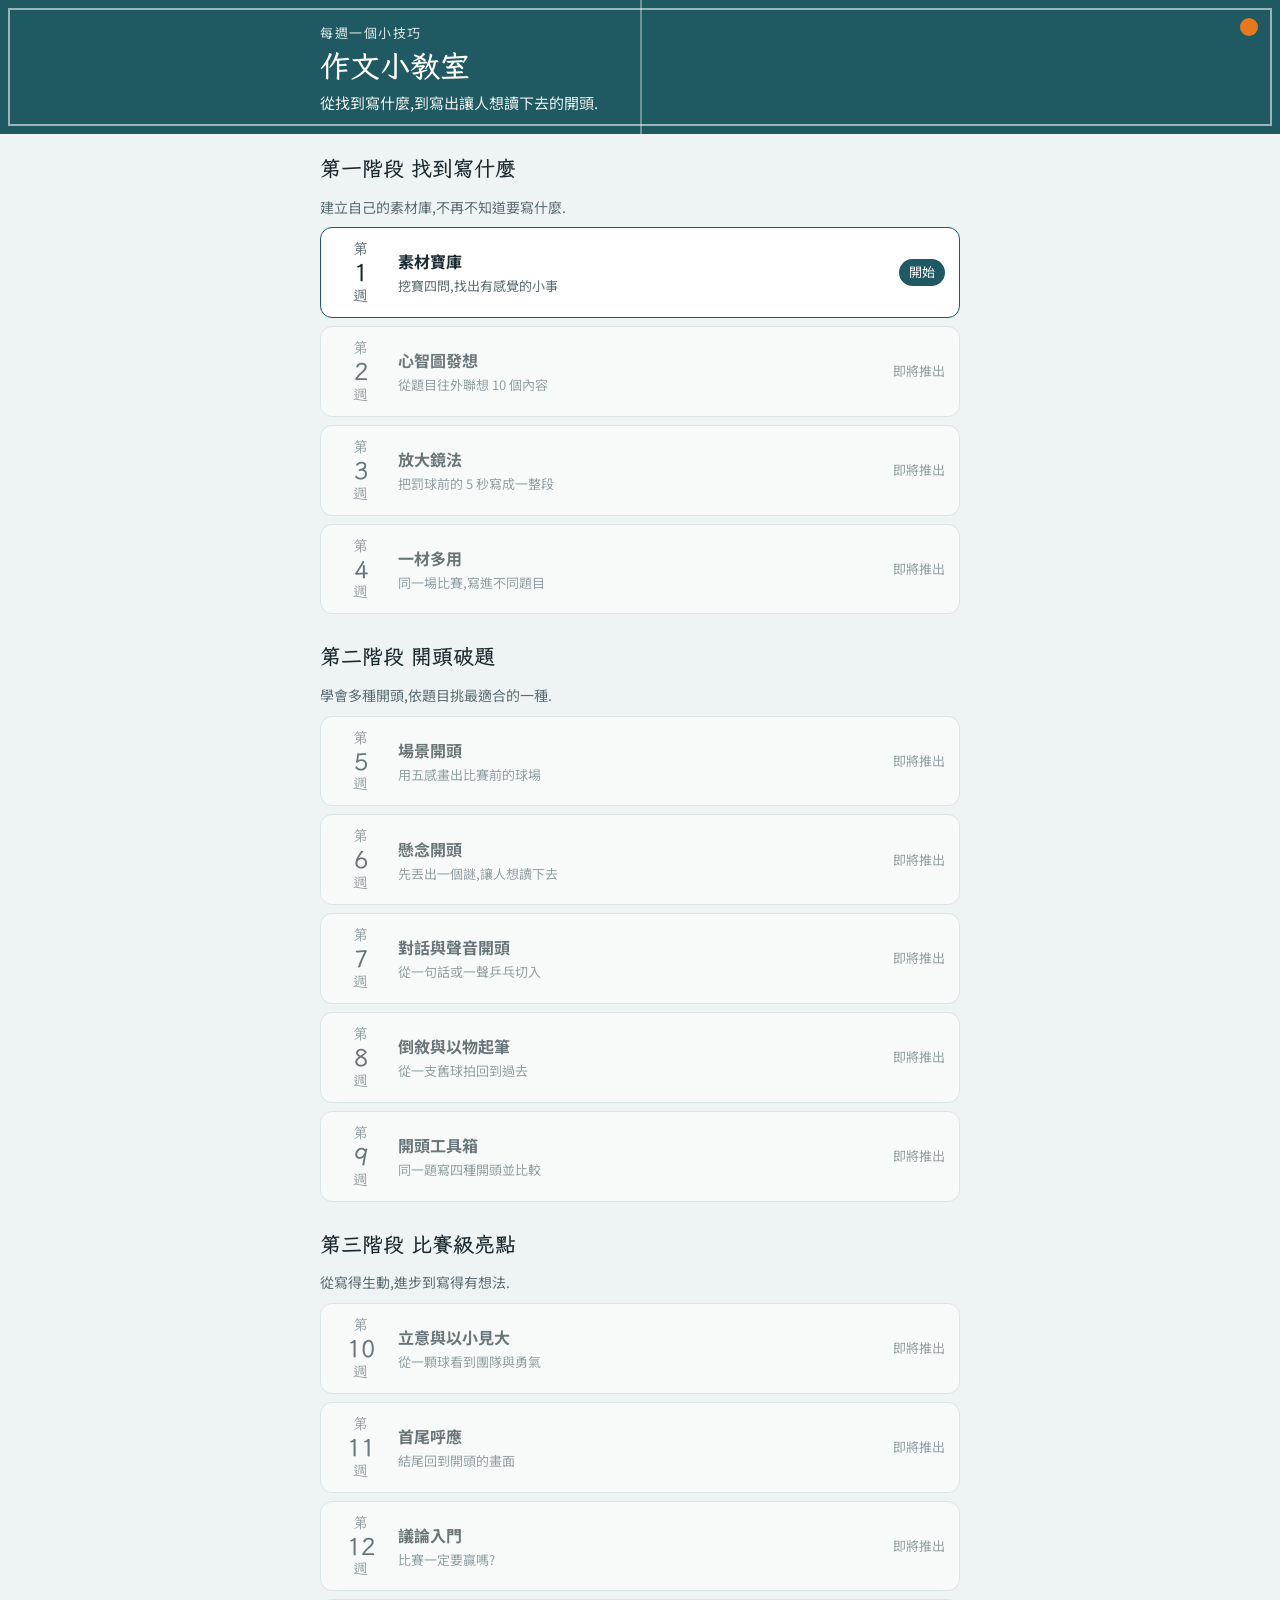
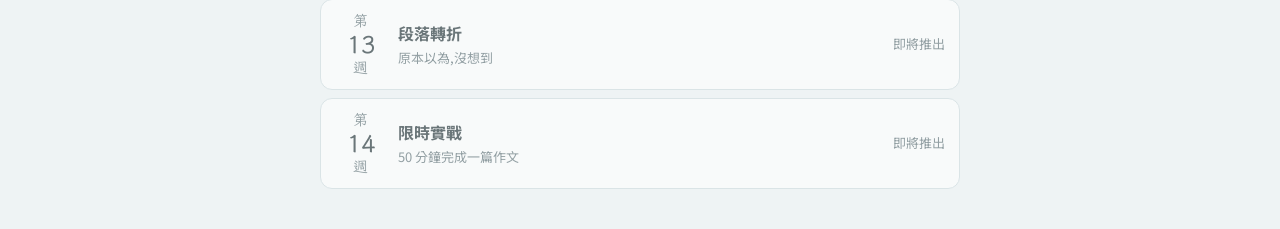
<file: index.html>
<!doctype html>
<html lang="zh-Hant">
<head>
<meta charset="utf-8">
<meta name="viewport" content="width=device-width, initial-scale=1, viewport-fit=cover">
<title>作文小教室</title>
<meta name="description" content="小五作文練習,每週一個小技巧.">
<meta name="theme-color" content="#1f5a63">
<link rel="manifest" href="manifest.webmanifest">
<link rel="icon" href="icons/icon-192.png" type="image/png">
<link rel="apple-touch-icon" href="icons/apple-touch-icon.png">
<meta name="apple-mobile-web-app-capable" content="yes">
<meta name="mobile-web-app-capable" content="yes">
<meta name="apple-mobile-web-app-status-bar-style" content="black-translucent">
<meta name="apple-mobile-web-app-title" content="作文小教室">
<link rel="preconnect" href="https://fonts.googleapis.com">
<link rel="preconnect" href="https://fonts.gstatic.com" crossorigin>
<link rel="stylesheet" href="https://fonts.googleapis.com/css2?family=LXGW+WenKai+TC:wght@400;700&family=Noto+Sans+TC:wght@400;500;700&display=swap">
<link rel="stylesheet" href="style.css">
</head>
<body>

<header class="court">
  <div class="court-inner">
    <div class="eyebrow">每週一個小技巧</div>
    <h1>作文小教室</h1>
    <p>從找到寫什麼,到寫出讓人想讀下去的開頭.</p>
  </div>
  <span class="ball" aria-hidden="true"></span>
</header>

<main class="wrap" id="weeks" style="padding-top:8px"></main>

<script>
(function () {
  /* 課程表: file 有值的週次才會開放 */
  var STAGES = [
    { name: "第一階段 找到寫什麼", lead: "建立自己的素材庫,不再不知道要寫什麼.", weeks: [
      { n: 1, title: "素材寶庫", sub: "挖寶四問,找出有感覺的小事", file: "week01.html", key: "zw-week1", steps: 6 },
      { n: 2, title: "心智圖發想", sub: "從題目往外聯想 10 個內容" },
      { n: 3, title: "放大鏡法", sub: "把罰球前的 5 秒寫成一整段" },
      { n: 4, title: "一材多用", sub: "同一場比賽,寫進不同題目" }
    ]},
    { name: "第二階段 開頭破題", lead: "學會多種開頭,依題目挑最適合的一種.", weeks: [
      { n: 5, title: "場景開頭", sub: "用五感畫出比賽前的球場" },
      { n: 6, title: "懸念開頭", sub: "先丟出一個謎,讓人想讀下去" },
      { n: 7, title: "對話與聲音開頭", sub: "從一句話或一聲乒乓切入" },
      { n: 8, title: "倒敘與以物起筆", sub: "從一支舊球拍回到過去" },
      { n: 9, title: "開頭工具箱", sub: "同一題寫四種開頭並比較" }
    ]},
    { name: "第三階段 比賽級亮點", lead: "從寫得生動,進步到寫得有想法.", weeks: [
      { n: 10, title: "立意與以小見大", sub: "從一顆球看到團隊與勇氣" },
      { n: 11, title: "首尾呼應", sub: "結尾回到開頭的畫面" },
      { n: 12, title: "議論入門", sub: "比賽一定要贏嗎?" },
      { n: 13, title: "段落轉折", sub: "原本以為,沒想到" },
      { n: 14, title: "限時實戰", sub: "50 分鐘完成一篇作文" }
    ]}
  ];
  function progress(w) {
    try {
      var s = JSON.parse(localStorage.getItem(w.key) || "null");
      return s && typeof s.done === "number" ? s.done : 0;
    } catch (e) { return 0; }
  }
  var root = document.getElementById("weeks");
  STAGES.forEach(function (st) {
    var sec = document.createElement("section"); sec.className = "stage";
    sec.innerHTML = "<h2></h2><p class='lead'></p>";
    sec.querySelector("h2").textContent = st.name;
    sec.querySelector("p").textContent = st.lead;
    st.weeks.forEach(function (w) {
      var el = document.createElement(w.file ? "a" : "div");
      el.className = "week";
      if (w.file) el.href = w.file;
      var state = "即將推出";
      if (w.file) {
        var d = progress(w);
        state = d >= w.steps ? "完成" : d > 0 ? d + " / " + w.steps : "開始";
        if (d >= w.steps) el.classList.add("complete");
      }
      el.innerHTML = "<span class='no'>第<b></b>週</span><span class='name'><span></span><small></small></span><span class='state'></span>";
      el.querySelector(".no b").textContent = w.n;
      el.querySelector(".name span").textContent = w.title;
      el.querySelector(".name small").textContent = w.sub;
      el.querySelector(".state").textContent = state;
      sec.appendChild(el);
    });
    root.appendChild(sec);
  });
  if ("serviceWorker" in navigator) navigator.serviceWorker.register("sw.js").catch(function () {});
})();
</script>
</body>
</html>
</file>
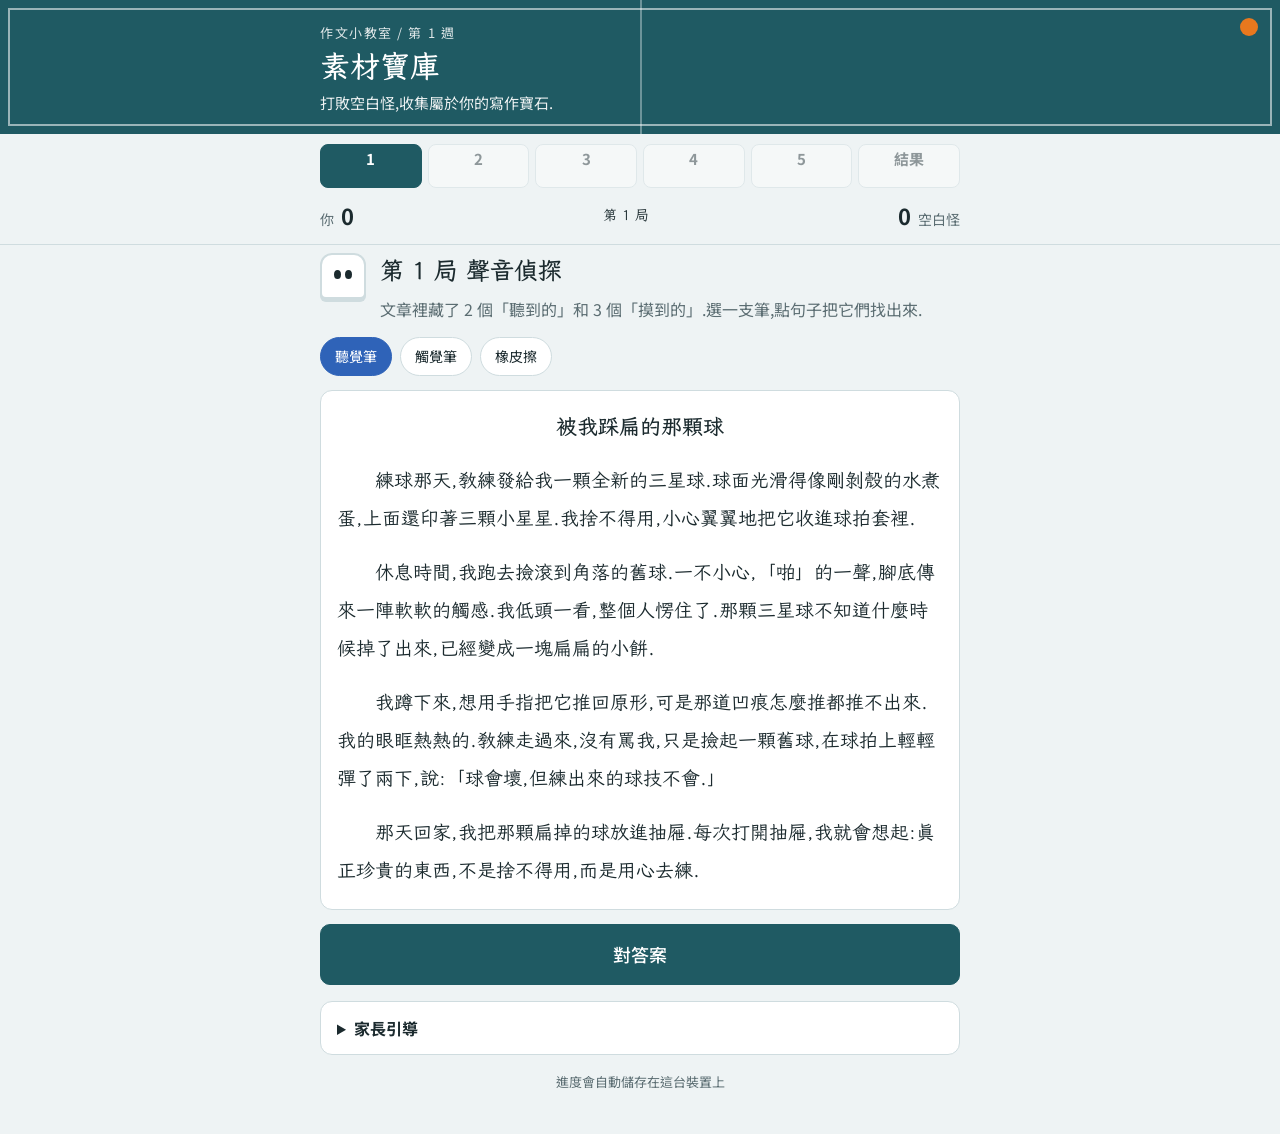
<file: week01.html>
<!doctype html>
<html lang="zh-Hant">
<head>
<meta charset="utf-8">
<meta name="viewport" content="width=device-width, initial-scale=1, viewport-fit=cover">
<title>第 1 週 素材寶庫</title>
<meta name="theme-color" content="#1f5a63">
<link rel="manifest" href="manifest.webmanifest">
<link rel="icon" href="icons/icon-192.png" type="image/png">
<link rel="apple-touch-icon" href="icons/apple-touch-icon.png">
<meta name="apple-mobile-web-app-capable" content="yes">
<meta name="mobile-web-app-capable" content="yes">
<meta name="apple-mobile-web-app-status-bar-style" content="black-translucent">
<link rel="preconnect" href="https://fonts.googleapis.com">
<link rel="preconnect" href="https://fonts.gstatic.com" crossorigin>
<link rel="stylesheet" href="https://fonts.googleapis.com/css2?family=LXGW+WenKai+TC:wght@400;700&family=Noto+Sans+TC:wght@400;500;700&display=swap">
<link rel="stylesheet" href="style.css">
</head>
<body>

<header class="court">
  <div class="court-inner">
    <div class="eyebrow"><a href="./">作文小教室</a> / 第 1 週</div>
    <h1>素材寶庫</h1>
    <p>打敗空白怪,收集屬於你的寫作寶石.</p>
  </div>
  <span class="ball" aria-hidden="true"></span>
</header>

<nav class="score" aria-label="比賽進度">
  <div class="score-row" id="pips"></div>
  <div class="board" id="board" aria-live="polite">
    <span>你 <b id="sYou">0</b></span>
    <span class="vs">第 <span id="sRound">1</span> 局</span>
    <span><b id="sMon">0</b> 空白怪</span>
  </div>
</nav>

<main class="wrap">

  <!-- 第 1 局 -->
  <section class="step" data-step="0">
    <div class="intro">
      <span class="monster" aria-hidden="true"><i></i><i></i></span>
      <div>
        <h2>第 1 局 聲音偵探</h2>
        <p class="lead">文章裡藏了 2 個「聽到的」和 3 個「摸到的」.選一支筆,點句子把它們找出來.</p>
      </div>
    </div>
    <div class="tools" role="group" aria-label="標記筆">
      <button class="chip c-s" data-mode="s" aria-pressed="true">聽覺筆</button>
      <button class="chip c-t" data-mode="t" aria-pressed="false">觸覺筆</button>
      <button class="chip c-x" data-mode="x" aria-pressed="false">橡皮擦</button>
    </div>
    <div class="card essay" id="essay"></div>
    <button class="btn primary big" id="r1Check">對答案</button>
  </section>

  <!-- 第 2 局 -->
  <section class="step" data-step="1" hidden>
    <div class="intro">
      <span class="monster" aria-hidden="true"><i></i><i></i></span>
      <div>
        <h2>第 2 局 好素材快問快答</h2>
        <p class="lead">好素材是一個小小的,有感覺的瞬間.太大的題目寫不完,也寫不深.</p>
      </div>
    </div>
    <div class="card sortcard">
      <p class="count" id="r2Count"></p>
      <p class="prompt" id="r2Text"></p>
      <div class="choices" id="r2Choices">
        <button class="btn primary big" data-ans="good">好素材</button>
        <button class="btn big" data-ans="big">太大了</button>
      </div>
      <p class="feedback" id="r2Fb" hidden></p>
      <button class="btn primary" id="r2Next" hidden>下一張</button>
    </div>
  </section>

  <!-- 第 3 局 -->
  <section class="step" data-step="2" hidden>
    <div class="intro">
      <span class="monster" aria-hidden="true"><i></i><i></i></span>
      <div>
        <h2>第 3 局 挖寶轉盤</h2>
        <p class="lead">轉一下,想一想有沒有這樣的經驗.想到了就寫幾個關鍵字收進寶庫,想不到可以跳過,但空白怪會得 1 分.收滿 3 顆寶石就過關.</p>
      </div>
    </div>
    <div class="card">
      <div class="gems" id="r3Gems"></div>
      <div class="wheel" id="r3Wheel">
        <span class="w-q" id="r3Q">按下轉盤</span>
        <span class="w-p" id="r3P">看看會出現什麼題目</span>
      </div>
      <button class="btn primary big" id="r3Spin">轉轉盤</button>
      <div id="r3Answer" hidden>
        <label class="q" for="r3Input">寫幾個關鍵字就好</label>
        <input type="text" id="r3Input" maxlength="20" placeholder="例:三星球被踩扁">
        <div class="choices">
          <button class="btn primary" id="r3Keep">收進寶庫</button>
          <button class="btn quiet" id="r3Skip">想不到,跳過</button>
        </div>
      </div>
    </div>
  </section>

  <!-- 第 4 局 -->
  <section class="step" data-step="3" hidden>
    <div class="intro">
      <span class="monster" aria-hidden="true"><i></i><i></i></span>
      <div>
        <h2>第 4 局 追問擂台</h2>
        <p class="lead">這局要找爸爸或媽媽一起玩.選一顆寶石,把它的故事講出來,再用嘴巴回答 5 個追問.由爸媽按按鈕判分.</p>
      </div>
    </div>
    <div class="card" id="r4Pick">
      <h3>選一顆寶石</h3>
      <div class="choices col" id="r4Gems"></div>
    </div>
    <div class="card sortcard" id="r4Play" hidden>
      <p class="count" id="r4Count"></p>
      <p class="gemline" id="r4Gem"></p>
      <p class="tag" id="r4Tag"></p>
      <p class="prompt" id="r4Text"></p>
      <div class="choices">
        <button class="btn primary big" id="r4Good">答得好</button>
        <button class="btn big" id="r4Bad">想不出來</button>
      </div>
    </div>
  </section>

  <!-- 第 5 局 -->
  <section class="step" data-step="4" hidden>
    <div class="intro">
      <span class="monster" aria-hidden="true"><i></i><i></i></span>
      <div>
        <h2>第 5 局 一句話絕招</h2>
        <p class="lead">用剛剛那顆寶石,寫 1 到 2 句話就好.要有一種感官,加上一種心情.</p>
      </div>
    </div>
    <div class="card">
      <p class="hint">範例:「啪」的一聲,腳底軟軟的,我低頭一看,整個人愣住了.</p>
      <p class="gemline" id="r5Gem"></p>
      <textarea id="r5Text" maxlength="80" placeholder="寫下那一刻"></textarea>
      <p class="counter" id="r5Count">0 字</p>
      <ul class="checks">
        <li><label><input type="checkbox" id="r5c1">有寫到聽到,摸到,看到,聞到或嚐到的東西</label></li>
        <li><label><input type="checkbox" id="r5c2">有寫到心情,而且不是只寫「很開心」「很難過」</label></li>
        <li><label><input type="checkbox" id="r5c3">爸媽讀完,覺得眼前有畫面 (請爸媽勾)</label></li>
      </ul>
      <button class="btn primary big" id="r5Go">出招</button>
    </div>
  </section>

  <!-- 結果 -->
  <section class="step" data-step="5" hidden>
    <div class="card result">
      <p class="eyebrow-dark">比賽結果</p>
      <p class="final"><span>你</span><b id="fYou">0</b><span>:</span><b id="fMon">0</b><span>空白怪</span></p>
      <p id="fMsg"></p>
    </div>
    <div class="card">
      <h3>你的寶庫</h3>
      <div class="gems big" id="fGems"></div>
      <p class="gemline" id="fLine"></p>
      <p class="hint">這些寶石之後每週都會用到,下次寫作文不知道寫什麼,就先打開寶庫看看.</p>
    </div>
    <div class="card">
      <h3>本週加碼任務:每天撿一顆寶石</h3>
      <p class="hint">每天想一件小事,寫 2 到 6 個字就好.</p>
      <div class="log" id="daily"></div>
    </div>
    <div class="card">
      <div class="tools">
        <button class="btn primary" id="copyAll">複製全部作品</button>
        <button class="btn quiet" id="resetAsk">重新比賽</button>
      </div>
      <div class="confirm" id="resetConfirm" hidden>
        寶庫和所有分數都會清空,確定嗎?
        <button class="btn quiet" id="resetNo">取消</button>
        <button class="btn primary" id="resetYes">確定重來</button>
      </div>
      <p class="hint" id="copyMsg" hidden></p>
      <textarea id="copyFallback" hidden readonly aria-label="全部作品"></textarea>
    </div>
  </section>

  <!-- 每局結束 -->
  <div class="card banner" id="banner" hidden>
    <p class="banner-title" id="bTitle"></p>
    <p id="bMsg"></p>
    <div class="choices">
      <button class="btn primary big" id="bNext">下一局</button>
      <button class="btn quiet" id="bRetry">這局再玩一次</button>
    </div>
  </div>

  <details class="parent">
    <summary>家長引導</summary>
    <p>本週目標:讓孩子知道小事也能寫成好文章,並收集 3 個自己的寫作素材.全程約 30 分鐘,只需要寫幾個關鍵字和一兩句話.</p>
    <p>第 1 局:聽覺有 2 處 (啪的一聲,球拍上彈兩下),觸覺有 3 處 (腳底軟軟的,用手指推,眼眶熱熱的).</p>
    <p>第 2 局:重點是分辨「一整段經歷」和「一個瞬間」.好素材通常有明確的時間點和感覺.</p>
    <p>第 3 局:孩子卡住時,先分享你自己的例子,通常就會想起來.</p>
    <p>第 4 局是本週最重要的一局.只追問,不評論.孩子答得出具體細節 (聲音,動作,想法) 就按「答得好」,答得很籠統可以再問一次再判分.</p>
    <p>第 5 局:第三個勾選由你來勾,讀完之後具體說出哪幾個字讓你有畫面.</p>
  </details>

  <p class="save-note">進度會自動儲存在這台裝置上</p>
</main>

<script>
(function () {
  var KEY = "zw-week1";
  var ROUNDS = 5;
  function fresh() {
    return { step: 0, rounds: [], marks: {}, r2: { i: 0, you: 0, mon: 0 }, gems: [], r3: { you: 0, mon: 0 },
      r4: { gem: -1, qs: [], i: 0, you: 0, mon: 0 }, r5: { text: "", c: [false, false, false] }, daily: ["", "", "", "", "", "", ""], done: 0 };
  }
  var S = fresh();
  try { var raw = localStorage.getItem(KEY); if (raw) S = Object.assign(fresh(), JSON.parse(raw)); } catch (e) {}
  function save() {
    S.done = S.rounds.filter(Boolean).length + (S.rounds.filter(Boolean).length === ROUNDS ? 1 : 0);
    try { localStorage.setItem(KEY, JSON.stringify(S)); } catch (e) {}
  }
  function $(id) { return document.getElementById(id); }
  function shuffle(a) { a = a.slice(); for (var i = a.length - 1; i > 0; i--) { var j = Math.floor(Math.random() * (i + 1)); var t = a[i]; a[i] = a[j]; a[j] = t; } return a; }
  var reduce = window.matchMedia && matchMedia("(prefers-reduced-motion: reduce)").matches;

  /* ---------- 計分板 ---------- */
  var steps = document.querySelectorAll(".step");
  var pips = $("pips");
  ["1", "2", "3", "4", "5", "結果"].forEach(function (n, i) {
    var b = document.createElement("button");
    b.className = "pip"; b.innerHTML = "<b></b><span></span>";
    b.querySelector("b").textContent = n;
    b.addEventListener("click", function () { if (canGo(i)) go(i); });
    pips.appendChild(b);
  });
  function canGo(i) { return i === 0 || !!S.rounds[i - 1] || i <= S.step; }
  function live() {
    var i = S.step;
    if (i === 0) return S.rounds[0] ? [S.rounds[0].you, S.rounds[0].mon] : [0, 0];
    if (i === 1) return [S.r2.you, S.r2.mon];
    if (i === 2) return [S.r3.you, S.r3.mon];
    if (i === 3) return [S.r4.you, S.r4.mon];
    if (i === 4) return S.rounds[4] ? [S.rounds[4].you, S.rounds[4].mon] : [0, 0];
    return null;
  }
  function paintBoard() {
    pips.querySelectorAll(".pip").forEach(function (b, i) {
      var r = S.rounds[i];
      b.classList.toggle("on", i === S.step);
      b.classList.toggle("done", !!r && r.win);
      b.classList.toggle("lost", !!r && !r.win);
      b.querySelector("span").textContent = i === 5 ? "" : r ? (r.win ? "贏" : "輸") : "";
      b.disabled = !canGo(i);
    });
    var l = live();
    $("board").hidden = !l;
    if (l) { $("sYou").textContent = l[0]; $("sMon").textContent = l[1]; $("sRound").textContent = S.step + 1; }
  }

  /* ---------- 換局 ---------- */
  function go(i) {
    S.step = i;
    steps.forEach(function (s, k) { s.hidden = k !== i; });
    $("banner").hidden = true;
    if (i === 1) r2Show();
    if (i === 2) r3Paint();
    if (i === 3) r4Show();
    if (i === 4) r5Show();
    if (i === 5) finalShow();
    if (S.rounds[i] && i < 5) showBanner(i);
    save(); paintBoard();
    window.scrollTo({ top: 0, behavior: reduce ? "auto" : "smooth" });
  }
  function finish(i, you, mon, msg) {
    S.rounds[i] = { you: you, mon: mon, win: you > mon };
    save(); paintBoard(); showBanner(i, msg);
  }
  function showBanner(i, msg) {
    var r = S.rounds[i];
    $("bTitle").textContent = (r.win ? "這局你贏了!" : "這局空白怪贏了") + " " + r.you + " : " + r.mon;
    $("bMsg").textContent = msg || (r.win ? "做得好,繼續下一局." : "沒關係,可以再玩一次,也可以先往下一局.");
    $("bNext").textContent = i === 4 ? "看比賽結果" : "下一局";
    $("banner").hidden = false;
    if (!reduce) $("banner").scrollIntoView({ behavior: "smooth", block: "center" });
  }
  $("bNext").addEventListener("click", function () { go(S.step + 1); });
  $("bRetry").addEventListener("click", function () {
    var i = S.step;
    S.rounds[i] = null;
    if (i === 0) { S.marks = {}; paintMarks(); clauses.forEach(function (c) { c.classList.remove("miss"); }); }
    if (i === 1) S.r2 = { i: 0, you: 0, mon: 0, order: null };
    if (i === 2) { S.gems = []; S.r3 = { you: 0, mon: 0 }; }
    if (i === 3) S.r4 = { gem: S.r4.gem, qs: [], i: 0, you: 0, mon: 0 };
    if (i === 4) { S.r5 = { text: "", c: [false, false, false] }; }
    go(i);
  });

  /* ---------- 第 1 局 ---------- */
  var paras = [
    [["練球那天,",""],["教練發給我一顆全新的三星球.",""],["球面光滑得像剛剝殼的水煮蛋,",""],["上面還印著三顆小星星.",""],["我捨不得用,",""],["小心翼翼地把它收進球拍套裡.",""]],
    [["休息時間,",""],["我跑去撿滾到角落的舊球.",""],["一不小心,",""],["「啪」的一聲,","s"],["腳底傳來一陣軟軟的觸感.","t"],["我低頭一看,",""],["整個人愣住了.",""],["那顆三星球不知道什麼時候掉了出來,",""],["已經變成一塊扁扁的小餅.",""]],
    [["我蹲下來,",""],["想用手指把它推回原形,","t"],["可是那道凹痕怎麼推都推不出來.",""],["我的眼眶熱熱的.","t"],["教練走過來,",""],["沒有罵我,",""],["只是撿起一顆舊球,",""],["在球拍上輕輕彈了兩下,","s"],["說:「球會壞,但練出來的球技不會.」",""]],
    [["那天回家,",""],["我把那顆扁掉的球放進抽屜.",""],["每次打開抽屜,",""],["我就會想起:",""],["真正珍貴的東西,",""],["不是捨不得用,",""],["而是用心去練.",""]]
  ];
  var essay = $("essay");
  var et = document.createElement("div"); et.className = "etitle"; et.textContent = "被我踩扁的那顆球"; essay.appendChild(et);
  var clauses = [];
  paras.forEach(function (p, pi) {
    var el = document.createElement("p");
    p.forEach(function (c, ci) {
      var s = document.createElement("span");
      s.className = "cl"; s.textContent = c[0]; s.dataset.id = pi + "-" + ci; s.dataset.ans = c[1];
      s.setAttribute("role", "button"); s.tabIndex = 0;
      el.appendChild(s); clauses.push(s);
    });
    essay.appendChild(el);
  });
  var mode = "s";
  document.querySelectorAll("[data-mode]").forEach(function (b) {
    b.addEventListener("click", function () {
      mode = b.dataset.mode;
      document.querySelectorAll("[data-mode]").forEach(function (x) { x.setAttribute("aria-pressed", x === b ? "true" : "false"); });
    });
  });
  function paintMarks() {
    clauses.forEach(function (s) {
      var m = S.marks[s.dataset.id];
      s.classList.toggle("m-s", m === "s"); s.classList.toggle("m-t", m === "t");
    });
  }
  function mark(s) {
    if (S.rounds[0]) return;
    var id = s.dataset.id;
    if (mode === "x" || S.marks[id] === mode) delete S.marks[id]; else S.marks[id] = mode;
    paintMarks(); save();
  }
  clauses.forEach(function (s) {
    s.addEventListener("click", function () { mark(s); });
    s.addEventListener("keydown", function (e) { if (e.key === "Enter" || e.key === " ") { e.preventDefault(); mark(s); } });
  });
  $("r1Check").addEventListener("click", function () {
    if (S.rounds[0]) { showBanner(0); return; }
    var hit = 0, mon = 0;
    clauses.forEach(function (s) {
      var m = S.marks[s.dataset.id], a = s.dataset.ans;
      s.classList.toggle("miss", !!a && m !== a);
      if (a && m === a) hit++; else if (a || m) mon++;
    });
    finish(0, hit, mon, hit === 5 && mon === 0 ? "全部找到,完美!" : "橘色虛線框是漏掉的地方,看看它們寫了什麼感覺.");
  });

  /* ---------- 第 2 局 ---------- */
  var CARDS = [
    ["去年暑假去日本玩", "big", "一整趟旅行有太多事,寫不完也寫不深.可以縮小成旅行中的一個瞬間."],
    ["在日本第一次吃章魚燒,燙到舌頭", "good", "有時間點,有感覺 (燙),很有畫面."],
    ["我的足球隊", "big", "一整個球隊範圍太大.可以改成隊上某一次讓你難忘的傳球."],
    ["比賽最後一球擦網,我愣在原地", "good", "一個瞬間,有聲音也有動作,好素材."],
    ["我的學校生活", "big", "太大了.可以改成某一節課發生的一件小事."],
    ["發球時手一直發抖,球掉在地上", "good", "有身體的感覺,也看得出心情,好素材."],
    ["我很喜歡運動", "big", "這是一個想法,不是一件事.要找出讓你喜歡上運動的那一刻."],
    ["輸球後,隊友默默遞給我一瓶水", "good", "小動作裡藏著友情,很適合寫成文章."]
  ];
  function r2Show() {
    if (!S.r2.order) S.r2.order = shuffle(CARDS.map(function (_, i) { return i; }));
    var i = S.r2.i;
    if (i >= CARDS.length) { $("r2Choices").hidden = true; $("r2Next").hidden = true; return; }
    var c = CARDS[S.r2.order[i]];
    $("r2Count").textContent = "第 " + (i + 1) + " / " + CARDS.length + " 張";
    $("r2Text").textContent = c[0];
    $("r2Choices").hidden = false; $("r2Fb").hidden = true; $("r2Next").hidden = true;
  }
  document.querySelectorAll("#r2Choices button").forEach(function (b) {
    b.addEventListener("click", function () {
      var c = CARDS[S.r2.order[S.r2.i]];
      var ok = b.dataset.ans === c[1];
      if (ok) S.r2.you++; else S.r2.mon++;
      $("r2Fb").textContent = (ok ? "答對了!" : "空白怪得分.") + c[2];
      $("r2Fb").className = "feedback " + (ok ? "" : "warn");
      $("r2Fb").hidden = false; $("r2Choices").hidden = true;
      S.r2.i++;
      save(); paintBoard();
      if (S.r2.i >= CARDS.length) finish(1, S.r2.you, S.r2.mon);
      else $("r2Next").hidden = false;
    });
  });
  $("r2Next").addEventListener("click", r2Show);

  /* ---------- 第 3 局 ---------- */
  var QS = ["第一次", "最緊張的時候", "最開心的時候", "最生氣的時候", "原本以為,結果沒想到", "後悔的一件事", "想法改變的一次"];
  var PLACES = ["在桌球桌旁", "在足球場上", "在教室裡", "在家裡", "出去玩的時候", "和朋友在一起時"];
  var cur = null;
  function r3Paint() {
    var g = $("r3Gems"); g.innerHTML = "";
    for (var i = 0; i < 3; i++) {
      var d = document.createElement("span");
      d.className = "gem" + (S.gems[i] ? " fill" : "");
      d.textContent = S.gems[i] ? S.gems[i].text : "?";
      g.appendChild(d);
    }
    var full = S.gems.length >= 3;
    $("r3Spin").hidden = full; if (full) $("r3Answer").hidden = true;
  }
  $("r3Spin").addEventListener("click", function () {
    var btn = this; btn.disabled = true; $("r3Answer").hidden = true;
    var n = reduce ? 1 : 12, k = 0;
    (function tick() {
      cur = { q: QS[Math.floor(Math.random() * QS.length)], p: PLACES[Math.floor(Math.random() * PLACES.length)] };
      $("r3Q").textContent = cur.q; $("r3P").textContent = cur.p;
      if (++k < n) setTimeout(tick, 60 + k * 12);
      else { btn.disabled = false; btn.textContent = "再轉一次"; $("r3Answer").hidden = false; $("r3Input").value = ""; $("r3Input").focus(); }
    })();
  });
  $("r3Keep").addEventListener("click", function () {
    var v = $("r3Input").value.trim();
    if (!v) { $("r3Input").placeholder = "先寫幾個字再收進寶庫"; $("r3Input").focus(); return; }
    S.gems.push({ q: cur.q, p: cur.p, text: v }); S.r3.you++;
    $("r3Answer").hidden = true; $("r3Spin").textContent = "轉轉盤";
    save(); paintBoard(); r3Paint();
    if (S.gems.length >= 3) finish(2, S.r3.you, S.r3.mon, "3 顆寶石到手!");
  });
  $("r3Skip").addEventListener("click", function () {
    S.r3.mon++; $("r3Answer").hidden = true; $("r3Spin").textContent = "轉轉盤";
    save(); paintBoard();
  });

  /* ---------- 第 4 局 ---------- */
  var ASK = [
    ["心情", "那一刻,你心裡第一個想法是什麼?"],
    ["心情", "你的心跳是變快還是變慢?手有沒有出汗?"],
    ["感官", "那時候旁邊有什麼聲音?"],
    ["感官", "你的手或身體有什麼感覺?"],
    ["感官", "你看到最清楚的一個畫面是什麼?"],
    ["想法", "現在回頭看,你有什麼不一樣的想法?"],
    ["想法", "如果再遇到一次,你會怎麼做?"]
  ];
  function r4Show() {
    var pick = $("r4Gems"); pick.innerHTML = "";
    S.gems.forEach(function (g, i) {
      var b = document.createElement("button");
      b.className = "btn"; b.textContent = g.text;
      b.addEventListener("click", function () {
        S.r4 = { gem: i, qs: shuffle(ASK.map(function (_, k) { return k; })).slice(0, 5), i: 0, you: 0, mon: 0 };
        save(); r4Show();
      });
      pick.appendChild(b);
    });
    if (!S.gems.length) pick.innerHTML = "<p class='hint'>先完成第 3 局,收集寶石.</p>";
    var playing = !!S.gems[S.r4.gem] && S.r4.qs.length && S.r4.i < 5 && !S.rounds[3];
    $("r4Pick").hidden = playing || !!S.rounds[3];
    $("r4Play").hidden = !playing;
    if (playing) {
      var q = ASK[S.r4.qs[S.r4.i]];
      $("r4Count").textContent = "第 " + (S.r4.i + 1) + " / 5 個追問";
      $("r4Gem").textContent = "寶石:" + S.gems[S.r4.gem].text;
      $("r4Tag").textContent = q[0];
      $("r4Text").textContent = q[1];
    }
    paintBoard();
  }
  function r4Judge(good) {
    if (good) S.r4.you++; else S.r4.mon++;
    S.r4.i++; save();
    if (S.r4.i >= 5) { $("r4Play").hidden = true; finish(3, S.r4.you, S.r4.mon, "說得出細節,就代表寫得出來."); }
    else r4Show();
  }
  $("r4Good").addEventListener("click", function () { r4Judge(true); });
  $("r4Bad").addEventListener("click", function () { r4Judge(false); });

  /* ---------- 第 5 局 ---------- */
  var r5Text = $("r5Text"), r5c = [$("r5c1"), $("r5c2"), $("r5c3")];
  function r5Show() {
    var g = S.gems[S.r4.gem >= 0 ? S.r4.gem : 0];
    $("r5Gem").textContent = g ? "寶石:" + g.text : "";
    r5Text.value = S.r5.text; r5c.forEach(function (c, i) { c.checked = !!S.r5.c[i]; });
    r5Count();
  }
  function r5Count() { $("r5Count").textContent = r5Text.value.replace(/\s/g, "").length + " 字"; }
  r5Text.addEventListener("input", function () { S.r5.text = r5Text.value; save(); r5Count(); });
  r5c.forEach(function (c, i) { c.addEventListener("change", function () { S.r5.c[i] = c.checked; save(); }); });
  $("r5Go").addEventListener("click", function () {
    if (r5Text.value.replace(/\s/g, "").length < 8) { r5Text.placeholder = "至少寫一句話再出招"; r5Text.focus(); return; }
    var you = S.r5.c.filter(Boolean).length;
    finish(4, you, 3 - you, you === 3 ? "三個條件全中,超級絕招!" : you === 2 ? "很不錯!" : "可以看看範例,再修改一次.");
  });

  /* ---------- 結果 ---------- */
  var daily = $("daily");
  ["一", "二", "三", "四", "五", "六", "日"].forEach(function (d, i) {
    var sp = document.createElement("span"); sp.textContent = d;
    var inp = document.createElement("input"); inp.type = "text"; inp.id = "day" + i; inp.maxLength = 20;
    inp.setAttribute("aria-label", "星期" + d);
    inp.addEventListener("input", function () { S.daily[i] = inp.value; save(); });
    daily.appendChild(sp); daily.appendChild(inp);
  });
  function finalShow() {
    var w = 0, l = 0;
    S.rounds.forEach(function (r) { if (r) { if (r.win) w++; else l++; } });
    $("fYou").textContent = w; $("fMon").textContent = l;
    $("fMsg").textContent = w > l ? "你打敗了空白怪!從今天起,你的寶庫裡已經有東西可以寫了." : "空白怪這次贏了,不過你的寶庫已經有寶石了.可以挑一局再玩一次.";
    var g = $("fGems"); g.innerHTML = "";
    S.gems.forEach(function (x) { var s = document.createElement("span"); s.className = "gem fill"; s.textContent = x.text; g.appendChild(s); });
    $("fLine").textContent = S.r5.text ? "你的絕招:" + S.r5.text : "";
    S.daily.forEach(function (v, i) { $("day" + i).value = v || ""; });
  }
  function exportText() {
    var L = ["作文小教室 第 1 週 素材寶庫", ""];
    L.push("[寶庫]");
    S.gems.forEach(function (g, i) { L.push((i + 1) + ". " + g.text + " (" + g.q + "," + g.p + ")"); });
    L.push("", "[一句話絕招]", S.r5.text || "(未填)", "", "[每天撿一顆寶石]");
    ["一", "二", "三", "四", "五", "六", "日"].forEach(function (d, i) { L.push(d + ":" + (S.daily[i] || "")); });
    L.push("", "[比分]");
    S.rounds.forEach(function (r, i) { if (r) L.push("第 " + (i + 1) + " 局 " + r.you + " : " + r.mon + (r.win ? " 贏" : " 輸")); });
    return L.join("\n");
  }
  $("copyAll").addEventListener("click", function () {
    var text = exportText(), msg = $("copyMsg"), fb = $("copyFallback");
    function fallback() {
      fb.value = text; fb.hidden = false; fb.style.minHeight = "200px"; fb.focus(); fb.select();
      msg.textContent = "無法自動複製,內容已選取在下方,請長按複製."; msg.hidden = false;
    }
    try { navigator.clipboard.writeText(text).then(function () { msg.textContent = "已複製,可以貼到記事本或訊息裡."; msg.hidden = false; }, fallback); }
    catch (e) { fallback(); }
  });
  $("resetAsk").addEventListener("click", function () { $("resetConfirm").hidden = false; });
  $("resetNo").addEventListener("click", function () { $("resetConfirm").hidden = true; });
  $("resetYes").addEventListener("click", function () {
    S = fresh(); save(); $("resetConfirm").hidden = true;
    clauses.forEach(function (c) { c.classList.remove("miss"); });
    paintMarks(); r3Paint(); go(0);
  });

  paintMarks(); r3Paint(); go(S.step || 0);
  if ("serviceWorker" in navigator) navigator.serviceWorker.register("sw.js").catch(function () {});
})();
</script>
</body>
</html>
</file>
<file: style.css>
/* 作文小教室 共用樣式: phone-first single column, a table-tennis table as the header */
:root {
  --bg: #eef3f4;
  --surface: #ffffff;
  --ink: #1b2a2e;
  --muted: #5b6d72;
  --line: #cfdcdf;
  --table: #1f5a63;
  --table-ink: #ffffff;
  --ball: #e8781e;
  --ball-soft: #fde9d6;
  --good: #2c7a4b;
  --good-soft: #dcefe3;
  --sound: #2f63b8;
  --sound-soft: #dbe6f8;
  --touch: #b8432f;
  --touch-soft: #f8e0da;
  --tag: var(--table);
  --font-display: "LXGW WenKai TC", "DFKai-SB", "BiauKai", "Kaiti TC", serif;
  --font-body: "Noto Sans TC", "Microsoft JhengHei", "PingFang TC", sans-serif;
  color-scheme: light;
}
@media (prefers-color-scheme: dark) {
  :root {
    --bg: #0e1a1d; --surface: #16262a; --ink: #e6eef0; --muted: #9db0b5; --line: #2b3f44;
    --table: #17474f; --table-ink: #f2f7f8; --ball: #f2933f; --ball-soft: #3b2a1b;
    --good: #6cc492; --good-soft: #1c3527; --sound: #8db2f0; --sound-soft: #1d2b44;
    --touch: #f09a88; --touch-soft: #3d2420; --tag: var(--ball); color-scheme: dark;
  }
}
* { box-sizing: border-box; }
html { -webkit-text-size-adjust: 100%; }
body {
  margin: 0;
  background: var(--bg); color: var(--ink);
  font-family: var(--font-body); font-size: 16px; line-height: 1.75;
  padding-inline: 16px;
  padding-block: 0 calc(40px + env(safe-area-inset-bottom, 0px));
}
[hidden] { display: none !important; }
a { color: inherit; }
.wrap { max-width: 640px; margin: 0 auto; display: flex; flex-direction: column; gap: 16px; }

/* header: the table */
.court {
  margin-inline: -16px; padding: calc(22px + env(safe-area-inset-top, 0px)) 20px 18px;
  background: var(--table); color: var(--table-ink);
  position: relative; overflow: hidden;
}
.court::before {
  content: ""; position: absolute; left: 50%; top: 0; bottom: 0; width: 2px;
  background: color-mix(in srgb, var(--table-ink) 35%, transparent);
}
.court::after {
  content: ""; position: absolute; inset: 8px; border: 2px solid color-mix(in srgb, var(--table-ink) 55%, transparent);
  pointer-events: none;
}
.court-inner { position: relative; z-index: 1; max-width: 640px; margin: 0 auto; }
.eyebrow { font-size: 13px; letter-spacing: .12em; opacity: .85; }
.eyebrow a { text-decoration: none; }
.eyebrow a:hover { text-decoration: underline; }
.court h1 { font-family: var(--font-display); font-size: 30px; line-height: 1.3; margin: 2px 0 4px; text-wrap: balance; }
.court p { margin: 0; font-size: 15px; opacity: .92; }
.ball { position: absolute; right: 22px; top: calc(18px + env(safe-area-inset-top, 0px)); width: 18px; height: 18px; border-radius: 50%; background: var(--ball); z-index: 1; }

/* scoreboard progress */
.score {
  position: sticky; top: 0; z-index: 5;
  margin-inline: -16px; padding: calc(10px + env(safe-area-inset-top, 0px)) 16px 10px;
  background: var(--bg); border-bottom: 1px solid var(--line);
}
.score-row { max-width: 640px; margin: 0 auto; display: flex; gap: 6px; }
.pip {
  flex: 1; min-width: 0; border: 1px solid var(--line); background: var(--surface); color: var(--muted);
  border-radius: 8px; padding: 4px 2px; font: inherit; font-size: 12px; line-height: 1.3; cursor: pointer;
  display: flex; flex-direction: column; align-items: center;
}
.pip b { font-size: 15px; font-variant-numeric: tabular-nums; color: var(--ink); }
.pip.done { border-color: var(--good); }
.pip.done b { color: var(--good); }
.pip.on { background: var(--table); border-color: var(--table); color: var(--table-ink); }
.pip.on b { color: var(--table-ink); }
:focus-visible { outline: 3px solid var(--ball); outline-offset: 2px; }

.step { display: flex; flex-direction: column; gap: 14px; }
.step h2 { font-family: var(--font-display); font-size: 24px; margin: 4px 0 0; }
.lead { margin: 0; color: var(--muted); }
.card { background: var(--surface); border: 1px solid var(--line); border-radius: 12px; padding: 14px 16px; display: flex; flex-direction: column; gap: 10px; }
.card h3 { margin: 0; font-size: 16px; }
.hint { font-size: 14px; color: var(--muted); margin: 0; }

/* essay */
.essay { font-family: var(--font-display); font-size: 19px; line-height: 2; }
.essay .etitle { text-align: center; font-weight: 700; font-size: 21px; margin-bottom: 4px; }
.essay p { margin: 0 0 6px; text-indent: 2em; }
.cl { cursor: pointer; border-radius: 4px; padding: 1px 0; transition: background .15s; -webkit-tap-highlight-color: transparent; }
.cl.m-s { background: var(--sound-soft); box-shadow: inset 0 -2px 0 var(--sound); }
.cl.m-t { background: var(--touch-soft); box-shadow: inset 0 -2px 0 var(--touch); }
.cl.miss { outline: 2px dashed var(--ball); outline-offset: 1px; }
.tools { display: flex; flex-wrap: wrap; gap: 8px; align-items: center; }
.chip {
  font: inherit; font-size: 14px; padding: 6px 14px; border-radius: 999px; cursor: pointer;
  border: 1.5px solid var(--line); background: var(--surface); color: var(--ink);
}
.chip[aria-pressed="true"].c-s { background: var(--sound); border-color: var(--sound); color: var(--surface); }
.chip[aria-pressed="true"].c-t { background: var(--touch); border-color: var(--touch); color: var(--surface); }
.chip[aria-pressed="true"].c-x { background: var(--muted); border-color: var(--muted); color: var(--surface); }
.feedback { font-size: 15px; padding: 8px 12px; border-radius: 8px; background: var(--good-soft); color: var(--ink); margin: 0; }

/* inputs */
label.q { font-weight: 500; }
textarea, input[type="text"] {
  width: 100%; font: inherit; color: var(--ink); background: var(--bg);
  border: 1px solid var(--line); border-radius: 8px; padding: 8px 10px; resize: vertical;
}
textarea { min-height: 80px; }
textarea.long { min-height: 320px; font-family: var(--font-display); font-size: 18px; line-height: 1.9; }
.counter { font-size: 14px; color: var(--muted); font-variant-numeric: tabular-nums; margin: 0; }
.counter.ok { color: var(--good); font-weight: 500; }
.counter.over { color: var(--ball); }
.dig-tag { display: inline-block; font-family: var(--font-display); font-size: 20px; color: var(--tag); }

.treasure { display: grid; grid-template-columns: auto 1fr; gap: 10px; align-items: center; }
.dot { width: 22px; height: 22px; border-radius: 50%; border: 2px solid var(--ball); }
.dot.fill { background: var(--ball); }

.checks { list-style: none; margin: 0; padding: 0; display: flex; flex-direction: column; gap: 8px; }
.checks label { display: flex; gap: 10px; align-items: flex-start; cursor: pointer; }
.checks input { width: 20px; height: 20px; margin-top: 4px; accent-color: var(--good); flex: none; }

.log { display: grid; grid-template-columns: 2.4em 1fr; gap: 8px 10px; align-items: start; }
.log span { font-family: var(--font-display); font-size: 20px; text-align: center; padding-top: 6px; }
.log textarea { min-height: 56px; }

.nav { display: flex; gap: 10px; justify-content: space-between; }
.btn {
  font: inherit; font-weight: 500; padding: 10px 18px; border-radius: 10px; cursor: pointer;
  border: 1.5px solid var(--table); background: transparent; color: var(--ink);
}
.btn.primary { background: var(--table); color: var(--table-ink); }
.btn.quiet { border-color: var(--line); color: var(--muted); }

details.parent { background: var(--surface); border: 1px solid var(--line); border-radius: 12px; padding: 12px 16px; }
details.parent summary { cursor: pointer; font-weight: 700; }
details.parent p, details.parent ul { margin: 8px 0; }
details.parent ul { padding-left: 20px; }

.save-note { font-size: 13px; color: var(--muted); text-align: center; margin: 0; }
.confirm { display: flex; flex-wrap: wrap; gap: 8px; align-items: center; font-size: 14px; }

/* home: week list */
.stage { display: flex; flex-direction: column; gap: 8px; }
.stage h2 { font-family: var(--font-display); font-size: 21px; margin: 8px 0 0; }
.stage .lead { font-size: 14px; }
.week {
  display: grid; grid-template-columns: 3.2em 1fr auto; gap: 12px; align-items: center;
  background: var(--surface); border: 1px solid var(--line); border-radius: 12px; padding: 12px 14px;
  text-decoration: none; color: var(--ink);
}
.week .no { font-family: var(--font-display); font-size: 15px; color: var(--muted); text-align: center; line-height: 1.2; }
.week .no b { display: block; font-size: 24px; color: var(--ink); font-variant-numeric: tabular-nums; }
.week .name { font-weight: 700; min-width: 0; }
.week .name small { display: block; font-weight: 400; color: var(--muted); font-size: 13px; }
.week .state { font-size: 13px; color: var(--muted); white-space: nowrap; }
a.week { border-color: var(--table); }
a.week .state { color: var(--table-ink); background: var(--table); padding: 2px 10px; border-radius: 999px; }
a.week.complete .state { background: var(--good); }
div.week { opacity: .62; }

/* game */
.board {
  max-width: 640px; margin: 8px auto 0; display: flex; justify-content: space-between; align-items: center;
  font-size: 14px; color: var(--muted);
}
.board b { font-size: 22px; color: var(--ink); font-variant-numeric: tabular-nums; margin: 0 4px; }
.board .vs { font-family: var(--font-display); color: var(--ink); }
.pip.lost { border-color: var(--ball); }
.pip.lost b { color: var(--ball); }
.pip.on.lost b, .pip.on.done b { color: var(--table-ink); }
.pip:disabled { opacity: .45; cursor: default; }
.pip span { font-size: 11px; min-height: 1.3em; }

.intro { display: grid; grid-template-columns: auto 1fr; gap: 14px; align-items: start; }
.intro > div { min-width: 0; display: flex; flex-direction: column; gap: 4px; }
.monster {
  width: 46px; height: 46px; margin-top: 8px; border-radius: 12px 12px 6px 6px;
  background: var(--surface); border: 2px solid var(--line); position: relative;
  box-shadow: 0 3px 0 var(--line);
}
.monster i { position: absolute; top: 15px; width: 7px; height: 9px; border-radius: 50%; background: var(--ink); }
.monster i:first-child { left: 12px; }
.monster i:last-child { right: 12px; }

.btn.big { padding: 14px 20px; font-size: 18px; }
.choices { display: flex; flex-wrap: wrap; gap: 10px; }
.choices > .btn { flex: 1 1 8em; }
.choices.col { flex-direction: column; }
.sortcard { text-align: center; }
.sortcard .choices { justify-content: center; }
.count { margin: 0; font-size: 13px; color: var(--muted); font-variant-numeric: tabular-nums; }
.prompt { margin: 6px 0; font-family: var(--font-display); font-size: 24px; line-height: 1.5; text-wrap: balance; }
.tag { margin: 0; align-self: center; font-size: 13px; padding: 1px 12px; border-radius: 999px; background: var(--ball-soft); color: var(--ink); }
.gemline { margin: 0; color: var(--muted); font-size: 14px; }
.feedback.warn { background: var(--ball-soft); }

.wheel {
  display: flex; flex-direction: column; align-items: center; gap: 2px; text-align: center;
  padding: 18px 12px; border-radius: 12px; background: var(--table); color: var(--table-ink);
}
.w-q { font-family: var(--font-display); font-size: 26px; line-height: 1.4; }
.w-p { font-size: 15px; opacity: .9; }

.gems { display: flex; flex-wrap: wrap; gap: 8px; justify-content: center; }
.gem {
  min-width: 3em; padding: 4px 12px; border-radius: 999px; text-align: center;
  border: 2px dashed var(--ball); color: var(--muted); font-size: 14px;
}
.gem.fill { border-style: solid; background: var(--ball-soft); color: var(--ink); }
.gems.big .gem { font-size: 16px; padding: 6px 14px; }

.banner { border-color: var(--table); border-width: 2px; text-align: center; }
.banner p { margin: 0; }
.banner-title { font-family: var(--font-display); font-size: 24px; }
.result { text-align: center; background: var(--table); color: var(--table-ink); border-color: var(--table); }
.result p { margin: 0; }
.eyebrow-dark { font-size: 13px; letter-spacing: .12em; opacity: .85; }
.final { display: flex; justify-content: center; align-items: baseline; gap: 10px; font-family: var(--font-display); }
.final b { font-size: 48px; font-variant-numeric: tabular-nums; line-height: 1.2; }
.log input { min-width: 0; }

@media (prefers-reduced-motion: reduce) { * { transition: none !important; scroll-behavior: auto !important; } }
</file>
